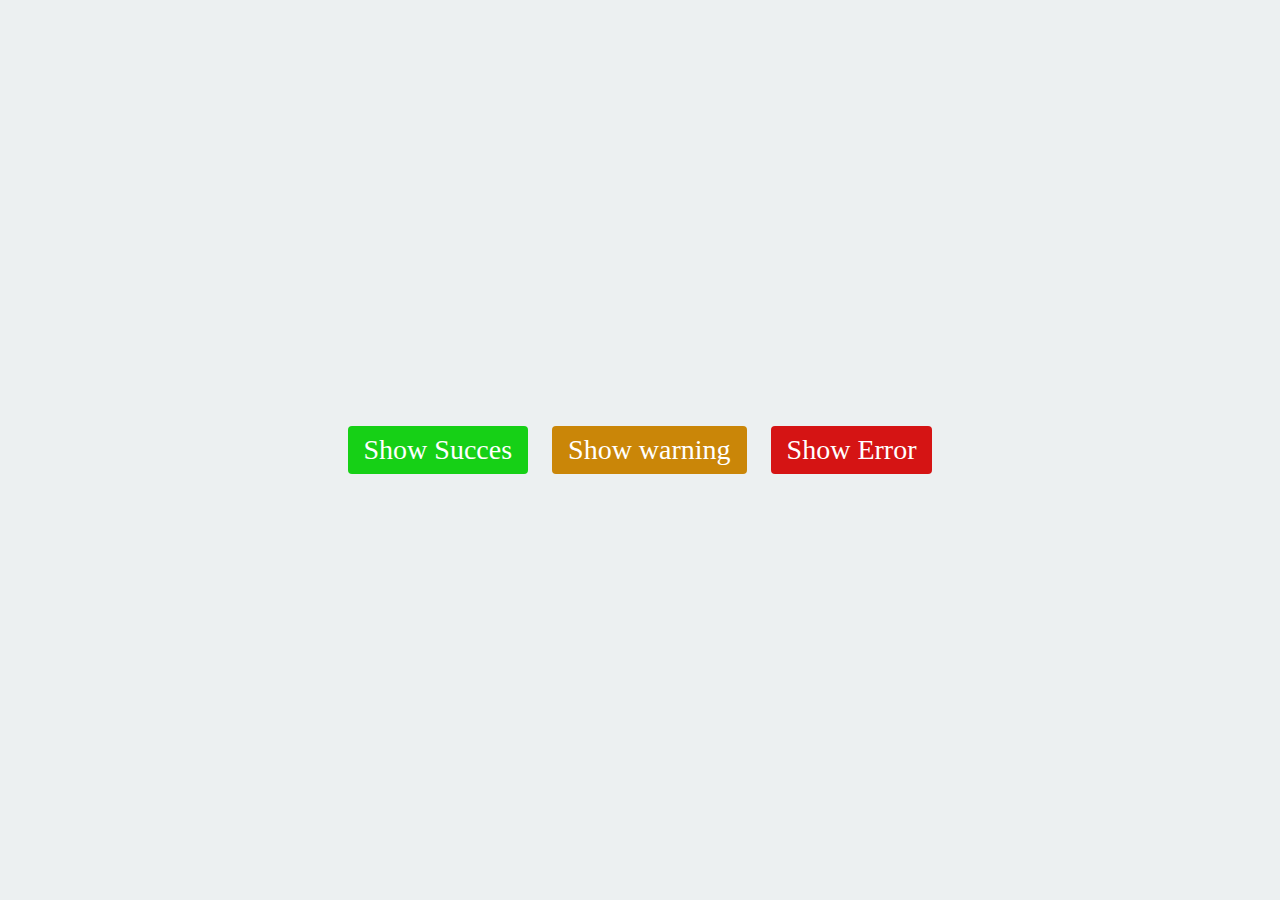
<file: index.html>
<!DOCTYPE html>
<html lang="en">
<head>
    <meta charset="UTF-8">
    <meta name="viewport" content="width=device-width, initial-scale=1.0">
    <title>Toast Notfication</title>
    <link rel="stylesheet"
     href="https://cdnjs.cloudflare.com/ajax/libs/font-awesome/6.5.2/css/all.min.css"
      integrity="sha512-SnH5WK+bZxgPHs44uWIX+LLJAJ9/2PkPKZ5QiAj6Ta86w+fsb2TkcmfRyVX3pBnMFcV7oQPJkl9QevSCWr3W6A==" 
      crossorigin="anonymous"
       referrerpolicy="no-referrer" 
       />
       <link rel="stylesheet" href="style.css"/>
</head>
<body>
<div class="control">
    <button class="success">Show Succes</button>
    <button class="warning">Show warning</button>
    <button class="error">Show Error</button>
</div>
<div id="toasts">
    
</div>
</body>
<script src="app.js"></script>
</html>
</file>
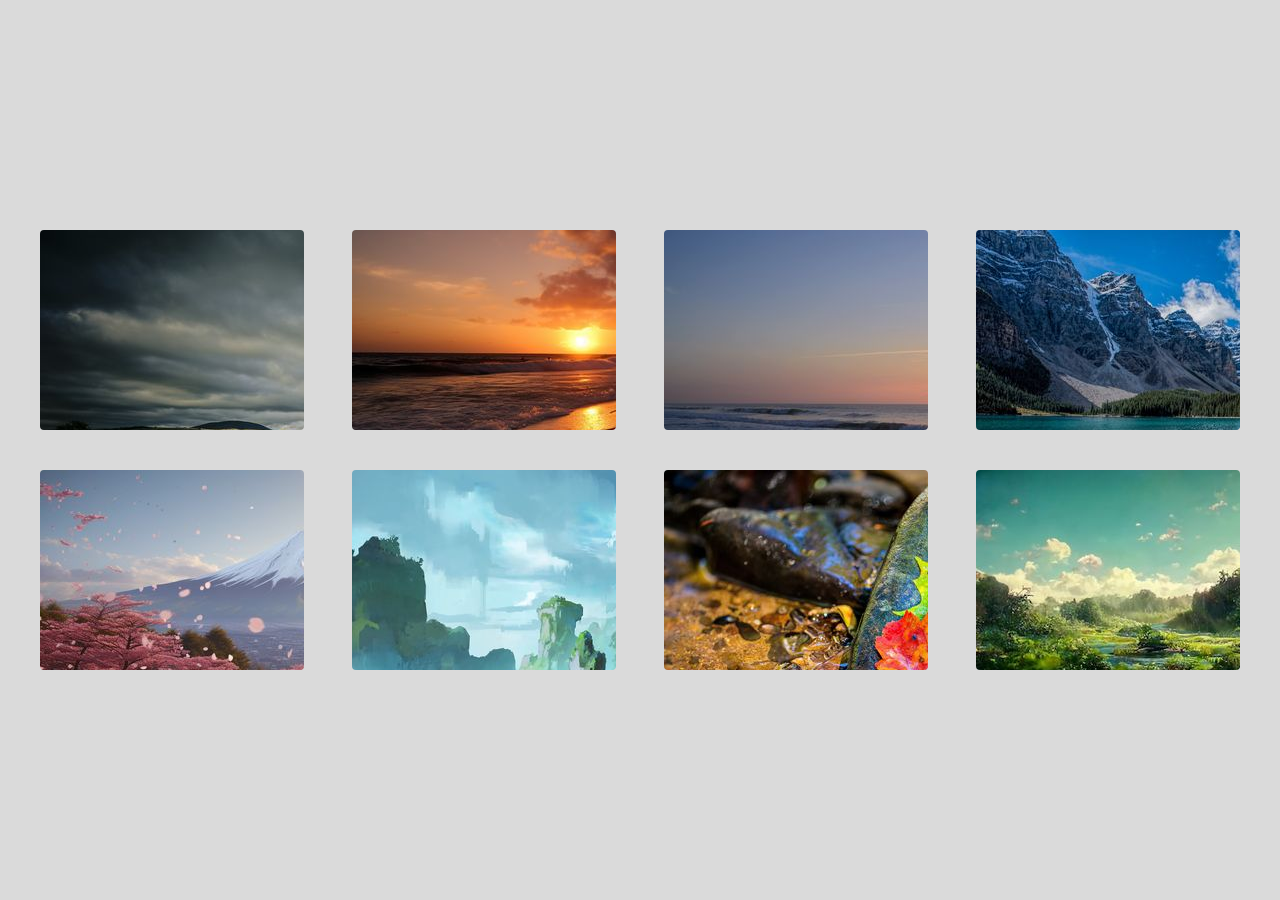
<file: imggallery/index.html>
<!DOCTYPE html>
<html lang="en">
<head>
    <meta charset="UTF-8">
    <meta name="viewport" content="width=device-width, initial-scale=1.0">
    <title>Image Gallery</title>
    <link rel="stylesheet" href="https://cdnjs.cloudflare.com/ajax/libs/font-awesome/6.5.1/css/all.min.css">
    <link rel="stylesheet" href="style.css">
</head>
<body>
 <div class="wrapper">
<div class="image">
    <img src="anh1.jpg" alt="">
</div>
<!--item image-->
    <div class="image">
            <img src="anh2.jpg" alt="">
        </div>
        <!--item image-->
        <div class="image">
    <img src="anh3.jpg" alt="">
</div>
<!--item image-->
<div class="image">
    <img src="anh4.jpg" alt="">
</div>
<!--item image-->
<div class="image">
    <img src="anh5.jpg" alt="">
</div>
<!--item image-->
<div class="image">
    <img src="anh6.jpg" alt="">
</div>
<!--item image-->
<div class="image">
    <img src="anh7.jpg" alt="">
</div>
<!--item image-->
<div class="image">
    <img src="anh8.jpg" alt="">
</div>
    </div>


<div class="gallery">
    <i class="fa-solid fa-xmark close"></i>
    <div class="gallery__inner">
        <img src="anh8.jpg" alt="">
    </div>
    <div class="control prev">
        <i class="fa-solid fa-angle-left"></i>
    </div>
    <div class="control right">
        <i class="fa-solid fa-angle-right"></i>
    </div>
</div>
</body>
   <script src="app.js"></script>
</html>
</file>
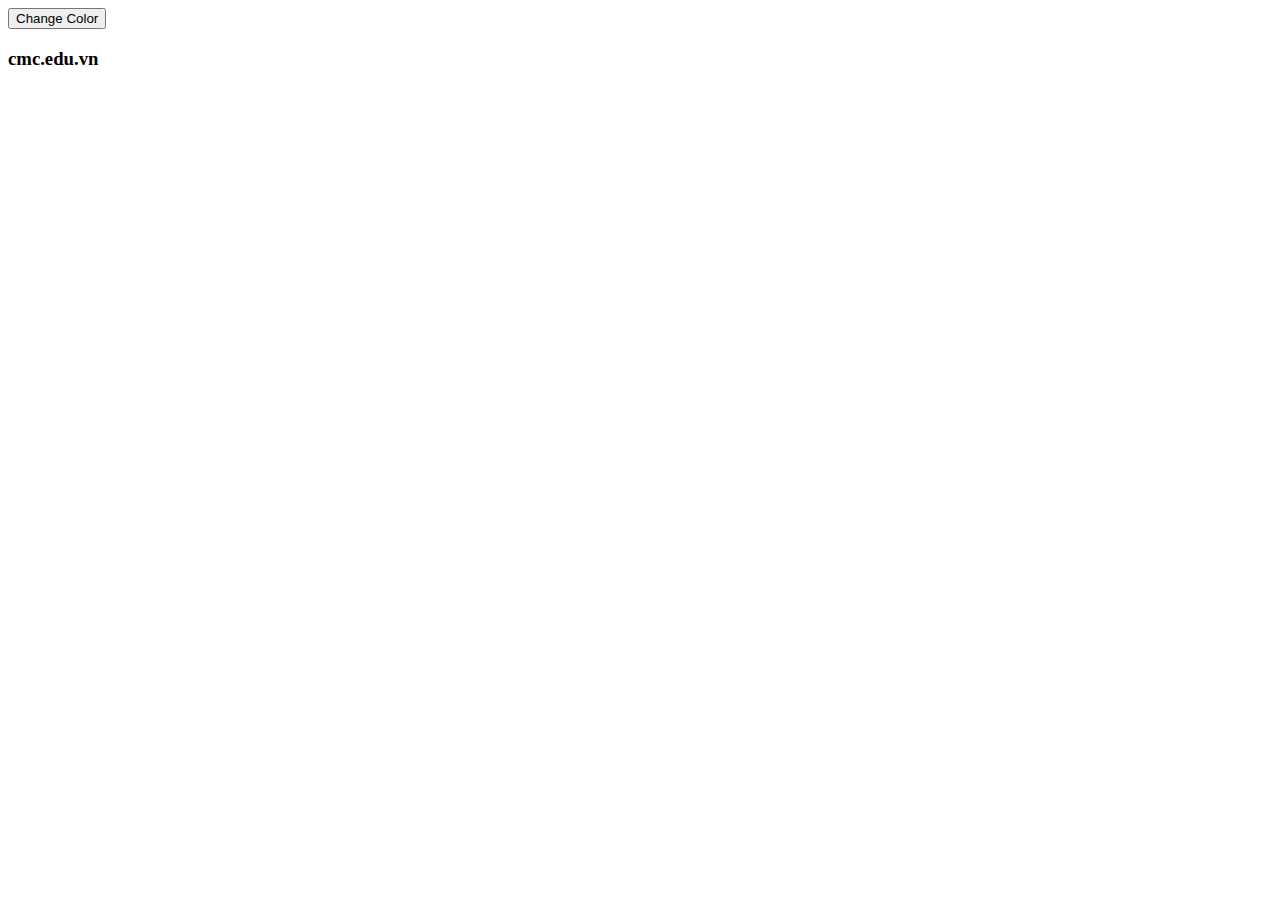
<file: todolist/exam1.html>
<!DOCTYPE html>
<html lang="en">
<head>
    <meta charset="UTF-8">
    <meta name="viewport" content="width=device-width, initial-scale=1.0">
    <title>Why Using Local Storage</title>
</head>
<body>
    <button id="change-color">Change Color</button>
    <h3>cmc.edu.vn</h3>
    <script>
        // Mảng chứa mã màu hex của 7 sắc cầu vòng
        var rainbowColors = ['#FF0000', '#FF7F00', '#FFFF00', '#00FF00', '#0000FF', '#4B0082', '#9400D3'];
        
        // Biến để lưu vị trí hiện tại trong mảng màu
        var currentIndex = 0;

        // Lắng nghe sự kiện click vào nút "Change Color"
        document.querySelector('#change-color').addEventListener('click', function () {
            // Lấy phần tử h3
            var heading = document.querySelector('h3');
            
            // Đặt màu của phần tử h3 thành màu ở vị trí hiện tại trong mảng màu
            heading.style.color = rainbowColors[currentIndex];
            
            // Tăng vị trí hiện tại, nếu đã ở cuối mảng thì quay lại vị trí đầu tiên
            currentIndex = (currentIndex + 1) % rainbowColors.length;
        });
    </script>
</body>
</html>
</file>
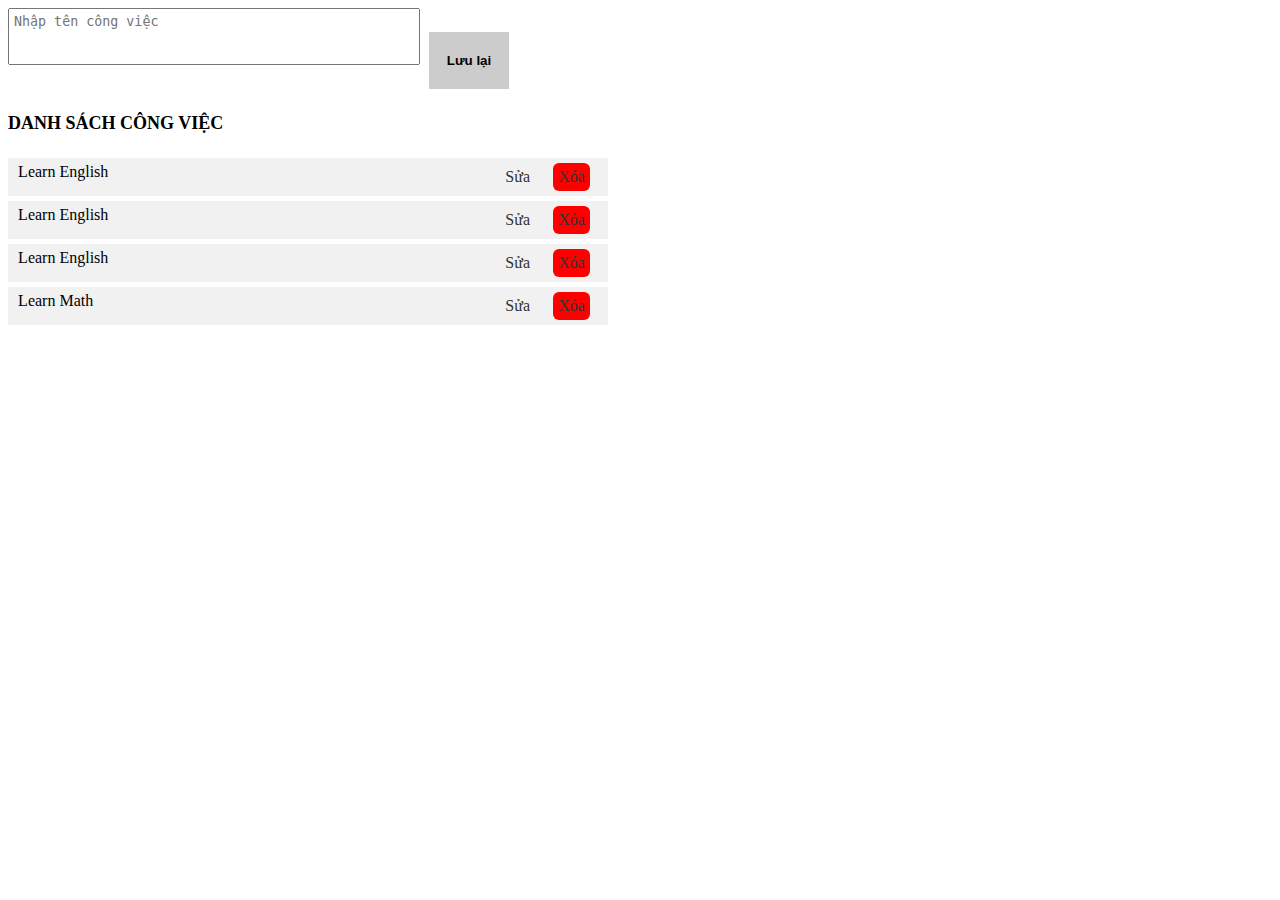
<file: todolist/task-managerment.html>
<!DOCTYPE html>
<html lang="en">
<head>
    <meta charset="UTF-8">
    <meta name="viewport" content="width=device-width, initial-scale=1.0">
    <title>Task Managerment</title>
    <style>
        .form-control{
     /* display: flex; */ 
        }
        #content {
    padding:5px;
    height:45px;
    width:400px;
    resize:none;
        }
        .form-control button { 

            height:57px;
            line-height: 45px;
            border: none;
            padding: 5px;
            background: #ccc;
            text-align:center;
            width:80px;
            margin-left: 5px;
            font-weight: bold;
            cursor :pointer; 

        }
        #list-task {
            width:600px;  
        }
        #list-task h4 {
            text-transform: uppercase;
            font-size:18px;
        }
        #list-task ul{
            list-style-type:none ;
            margin: 0px;
            padding: 0px;
        }
        #list-task ul li {
            display: flex;
            background: #f1f1f1;
            padding: 5px;
            margin-bottom: 5px;  
            justify-content: space-around;
        }
        #list-task ul li div{
            width: 80%;
            
        }
        #list-task ul li a{
            text-decoration: none;
            display: block;
            margin-right: 8px;
            color: #333;
            display: block;
            padding: 5px;
        }
        #list-task ul li a:nth-of-type(2){
           background: red; 
           border-radius: 6px;
        }

        
    </style>
    </head> 
<body>
    <div class="form-control">
    <textarea class="content" id="content" placeholder="Nhập tên công việc "></textarea>
    <button>Lưu lại </button>
    
    <div id ="list-task">
        <h4>Danh sách công việc</h4>
<ul>
<li>
    <div class="task-name">Learn English</div>
    
    <a href="#">Sửa</a>
    <a href="#">Xóa</a>
</li>
<li>
    <div class="task-name">Learn English</div>
    
    <a href="#">Sửa</a>
    <a href="#">Xóa</a>
</li>
<li>
    <div class="task-name">Learn English</div>
    
    <a href="#">Sửa</a>
    <a href="#">Xóa</a>
</li>
<li>
    <div class="task-name">Learn Math</div>
    
    <a href="#">Sửa</a>
    <a href="#">Xóa</a>
</li>

</ul>
    </div>
    <script src="./js/task.js"></script>
</body>
</html>
</file>
<file: style.css>
:root{
    --success:rgb(22, 208, 22);
    --warning:rgb(202, 134, 8);
    --error:rgb(213, 20, 20);

    --success-light:rgba(0,128,0,0.4);
    --warning-light:rgba(203, 181, 16, 0.4);
    --error-light:rgba(244,16,16,0.4);
}
@import url('https://fonts.googleapis.com/css2?family=Poppins:ital,wght@0,100;0,200;0,300;0,400;0,500;0,600;0,700;0,800;0,900;1,100;1,200;1,300;1,400;1,500;1,600;1,700;1,800;1,900&display=swap');
*{
    margin: 0;
    padding: 0;
    box-sizing: border-box;
    font-family: 'Poppins';

}
body{
    height: 100vh;
    display: flex;
    align-items: center;
    justify-content: center;
    background: #ecf0f1;
}
.control button{
padding: 8px 16px;
border-radius: 4px;
border: none;
outline: none;
font-size: 28px;
color: white;
margin: 0 10px;

}

.success{
    background:var(--success);
}
.warning{
    background:var(--warning);
}
.error{
    background:var(--error);
}
#toasts{
position: fixed;
top: 10px;
right: 10px;
}
.toast{
    padding: 20px;
    border: none;
    border-radius: 6px;
    color: white;
    font-size: 26px;
    border-left: 6px solid var(--success);
    overflow: hidden;
    animation: slide_hide 2s ease forwards;
    margin-bottom: 10px;
}
.toast i{
    margin: 0 10px;
}
.toast .countdown{
    background: var(--success);
    position:absolute;
    bottom: 0;
    left: 0;
    height: 4px;
    width: 100%;
    animation: countdown 2s ease forwards;
}
.toast.success{
    background: var(--success-light);
    border-left: 6px solid var(--success);
}
.toast.warning{
    background: var(--warning-light);
    border-left: 6px solid var(--warning);
}
.toast.error{
    background: var(--error-light);
    border-left: 6px solid var(--error);
}
.toast.success .countdown{
    background: var(--success);
}
.toast.warning .countdown{
    background: var(--warning);
}
.toast.error .countdown{
    background: var(--error);
}
    

@keyframes countdown{
0%{
    width: 100%;
}
100%{
width: 0%;
  }
}

@keyframes slide_show{
    0%{
        transform:translateX(100%)
    }
    25%{
        transform:translateX(50%)
    }
    50%{
        transform:translateX(25%)
    }
    100%{
transform:translateX(0%)
    }
}
@keyframes slide_hide   {
    0%{
        transform:translateX(-10%)
    }
    25%{
        transform:translateX(0%)
    }
    50%{
        transform:translateX(-10%)
    }
    100%{
transform:translateX(200%)
    }
}
</file>
<file: imggallery/style.css>
*{
    margin: 0;
    padding: 0;
    box-sizing: border-box;
}
body{
height: 100vh;
background: #dadada;
overflow: hidden;
display: flex;
justify-content: center;
align-items: center;
}
.wrapper{
    width: 1200px;
    display: flex;
    flex-wrap: wrap;
    margin: auto;
    justify-content:space-between ;
}
.img{
    width: 100%;
    height: 100%;
    object-position: center;
    transition: 0.25s;

}

.image{
    width: 22%;
    border-radius: 4px;
    overflow: hidden;
    height: 200px;
    margin: 20px 0;
}
.image:hover img{
    transform: scale(1.2);
}
.gallery{
    position: fixed;
    width: 100%;
    height: 100%;
    background:rgb(0,0,0,0.6);
    display: flex;
    align-items: center;
    color: white;
    opacity: 0;
    pointer-events: none;
    transform: scale(0.8);
    transition: 0.5s;
}
.close{
    position: fixed;
    top: 15px;
    right: 25px;
    font-size: 35px;
}
.control{
    font-size: 35px;
    color: rgba(255,255,255,0.8);
    position: absolute;
}
.control.prev{
    left: 15px;
}
.control.right{
    right: 15px;
}
.gallery__inner{
    width: 70%;
    height: 70%;
    margin: 0 auto;
}
.show{
    opacity: 1;
    pointer-events: auto;
    transform: scale(1);
}
.hide{
    display: none;
}
</file>
